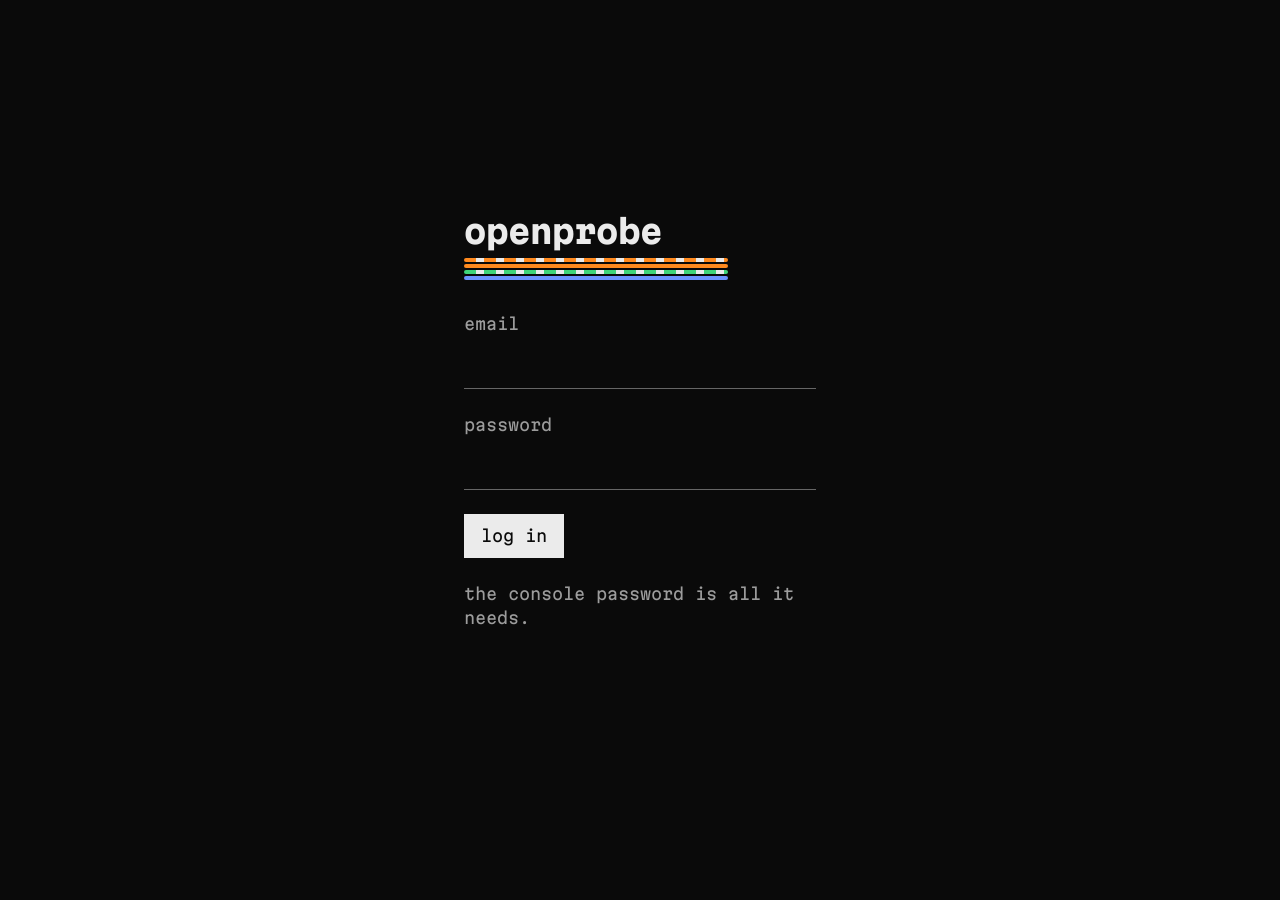
<file: web/index.html>
<!--
SPDX-FileCopyrightText: 2026 Tymofii Zhurida (xcv1h) zhuridatimofii@gmail.com

SPDX-License-Identifier: AGPL-3.0-or-later
-->

<!doctype html>
<html lang="en">
<head>
  <meta charset="utf-8">
  <meta name="viewport" content="width=device-width, initial-scale=1">
  <title>openprobe</title>
  <link rel="stylesheet" href="css/style.css">
</head>
<body>
  <main class="login">
    <h1 class="wordmark">openprobe</h1>
    <!-- Decoration only: four conductors of a network cable -->
    <div class="wire" aria-hidden="true"><i class="wo"></i><i class="o"></i><i class="wg"></i><i class="b"></i></div>

    <!-- Placeholder: submitting just opens the buildings list.
         Later: pb.collection('users').authWithPassword(email, password) -->
    <form action="buildings.html">
      <label for="email">email</label>
      <input id="email" type="email">

      <label for="password">password</label>
      <input id="password" type="password">

      <button class="primary">log in</button>
    </form>

    <p class="pitch">the console password is all it needs.</p>
  </main>
</body>
</html>
</file>
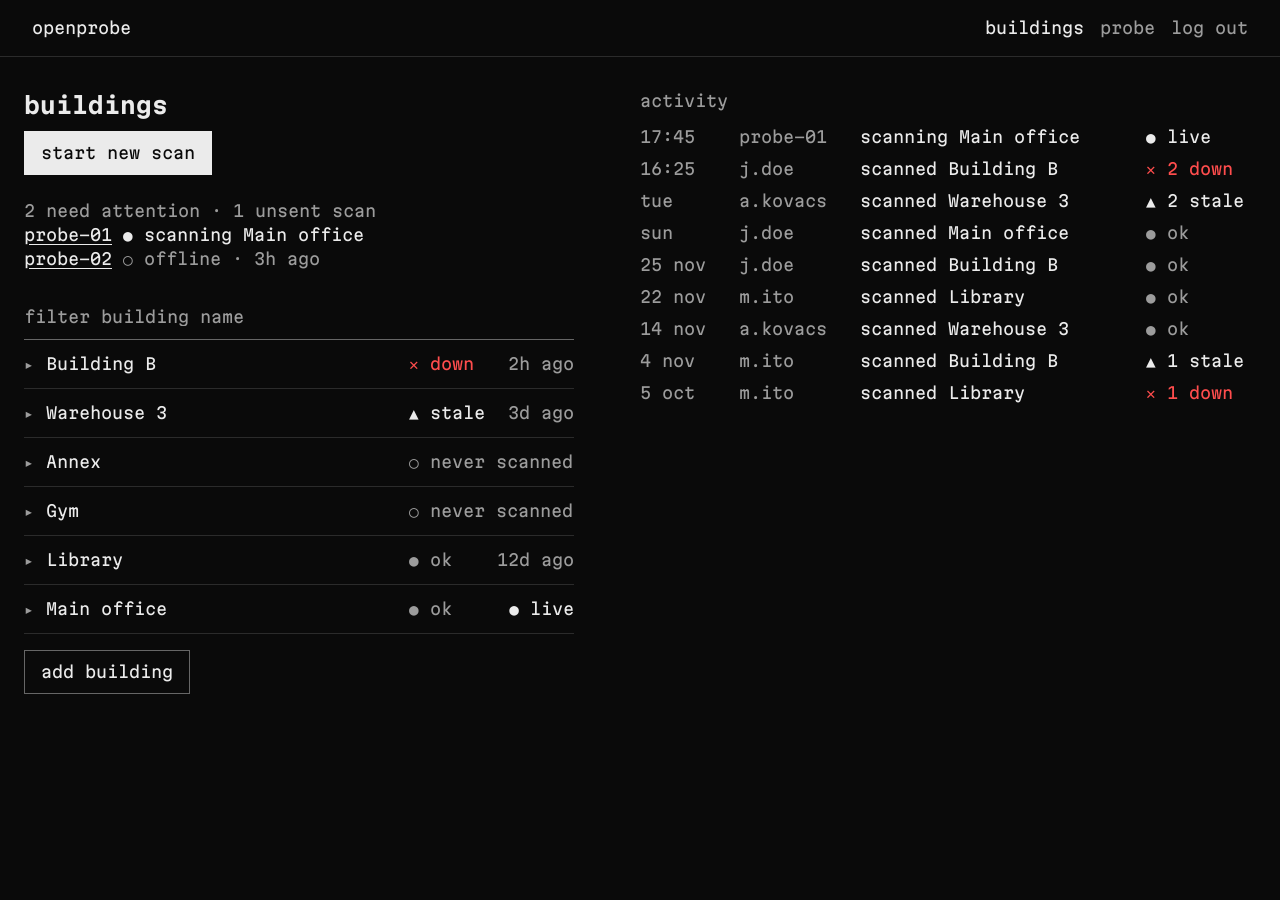
<file: web/buildings.html>
<!--
SPDX-FileCopyrightText: 2026 Tymofii Zhurida (xcv1h) zhuridatimofii@gmail.com

SPDX-License-Identifier: AGPL-3.0-or-later
-->

<!doctype html>
<html lang="en">
<head>
  <meta charset="utf-8">
  <meta name="viewport" content="width=device-width, initial-scale=1">
  <title>buildings · openprobe</title>
  <link rel="stylesheet" href="css/style.css">
  <script src="js/buildings.js" defer></script>
</head>
<body>
  <header>
    <a href="buildings.html">openprobe</a>
    <nav>
      <a href="buildings.html" aria-current="page">buildings</a>
      <a href="probe.html">probe</a>
      <a href="index.html">log out</a>
    </nav>
  </header>

  <!-- Two columns on wide screens: the list, and the activity log beside it -->
  <main class="narrow split">
    <div>
      <h1>buildings</h1>

      <!-- The page's one primary: a scan of any building, picked or added in the walk -->
      <p class="actions top"><a class="primary" href="walk.html">start new scan</a></p>

      <!-- One sentence instead of a dashboard, e.g. "2 need attention · 1 unsent scan" -->
      <p id="overview" class="overview"></p>
      <div id="probes" class="probes"></div>

      <div id="filter-block" class="filter">
        <label for="filter">filter</label>
        <input id="filter" type="search" autocomplete="off" placeholder="building name">
      </div>

      <!-- role="list": Safari stops announcing a <ul> as a list once list-style is removed -->
      <ul id="list" class="buildings" role="list"></ul>

      <p id="no-match" aria-live="polite"></p>

      <p id="empty" hidden>no buildings yet. add the one you're in.</p>

      <!-- Reads add "Warehouse 4" when the filter matches nothing (buildings.js) -->
      <p class="actions"><a id="add" href="walk.html?add">add building</a></p>
    </div>

    <!-- Wide screens only: hidden on phones by the CSS -->
    <aside class="log" aria-labelledby="log-title">
      <h2 id="log-title">activity</h2>
      <ol id="log" class="log-list" role="list"></ol>
    </aside>
  </main>

  <!-- One building row. buildings.js copies this once per building and fills it in. -->
  <template id="row">
    <li>
      <details>
        <summary>
          <span class="line">
            <span class="marker" aria-hidden="true">▸</span>
            <span class="name"></span>
            <span class="status"><span class="icon" aria-hidden="true"></span> <span class="word"></span></span>
            <span class="when"></span>
          </span>
        </summary>
        <div class="more">
          <dl></dl>
          <p class="actions">
            <a class="open">open last scan</a>
            <a class="start">start new scan</a>
          </p>
        </div>
      </details>
    </li>
  </template>
</body>
</html>
</file>
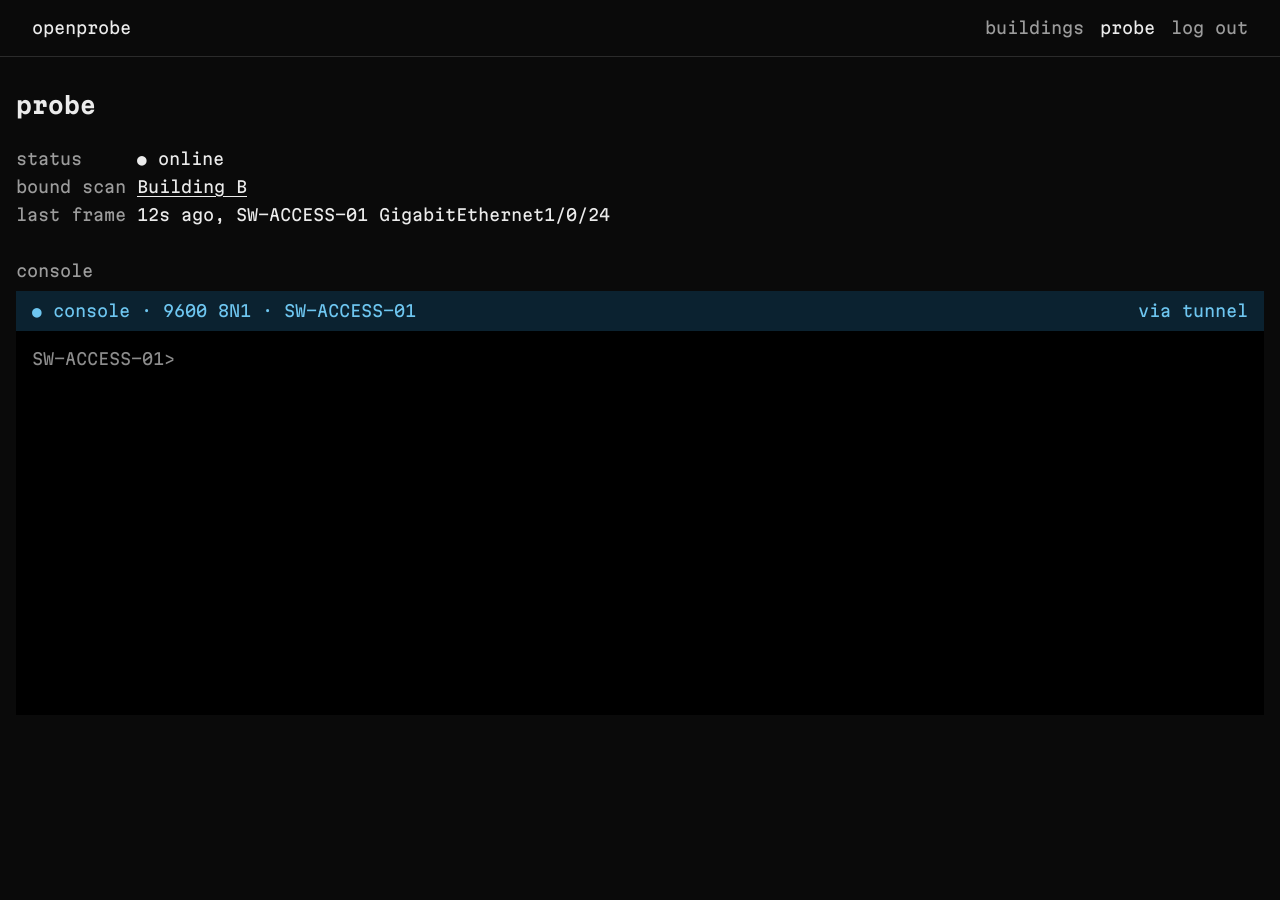
<file: web/probe.html>
<!--
SPDX-FileCopyrightText: 2026 Tymofii Zhurida (xcv1h) zhuridatimofii@gmail.com

SPDX-License-Identifier: AGPL-3.0-or-later
-->

<!doctype html>
<html lang="en">
<head>
  <meta charset="utf-8">
  <meta name="viewport" content="width=device-width, initial-scale=1">
  <title>probe · openprobe</title>
  <link rel="stylesheet" href="css/style.css">
</head>
<body>
  <header>
    <a href="buildings.html">openprobe</a>
    <nav>
      <a href="buildings.html">buildings</a>
      <a href="probe.html" aria-current="page">probe</a>
      <a href="index.html">log out</a>
    </nav>
  </header>

  <main>
    <h1>probe</h1>

    <!-- Placeholder values. Online while bound to a running scan, so it pulses.
         Idle would be class="status ok" (quiet), offline "○ offline" in class="status offline". -->
    <dl>
      <dt>status</dt>     <dd class="status live"><span class="pulse" aria-hidden="true">●</span> online</dd>
      <dt>bound scan</dt> <dd><a href="scan.html">Building B</a></dd>
      <dt>last frame</dt> <dd>12s ago, <span class="dev">SW-ACCESS-01</span> GigabitEthernet1/0/24</dd>
    </dl>

    <h2>console</h2>
    <div class="console-bar">
      <span><span aria-hidden="true">●</span> console · 9600 8N1 · <span class="dev">SW-ACCESS-01</span></span>
      <span>via tunnel</span>
    </div>
    <!-- xterm.js goes here. Bytes come over the reverse WebSocket relayed by the PocketBase host. -->
    <pre id="console"><span class="p">SW-ACCESS-01&gt;</span></pre>
  </main>
</body>
</html>
</file>
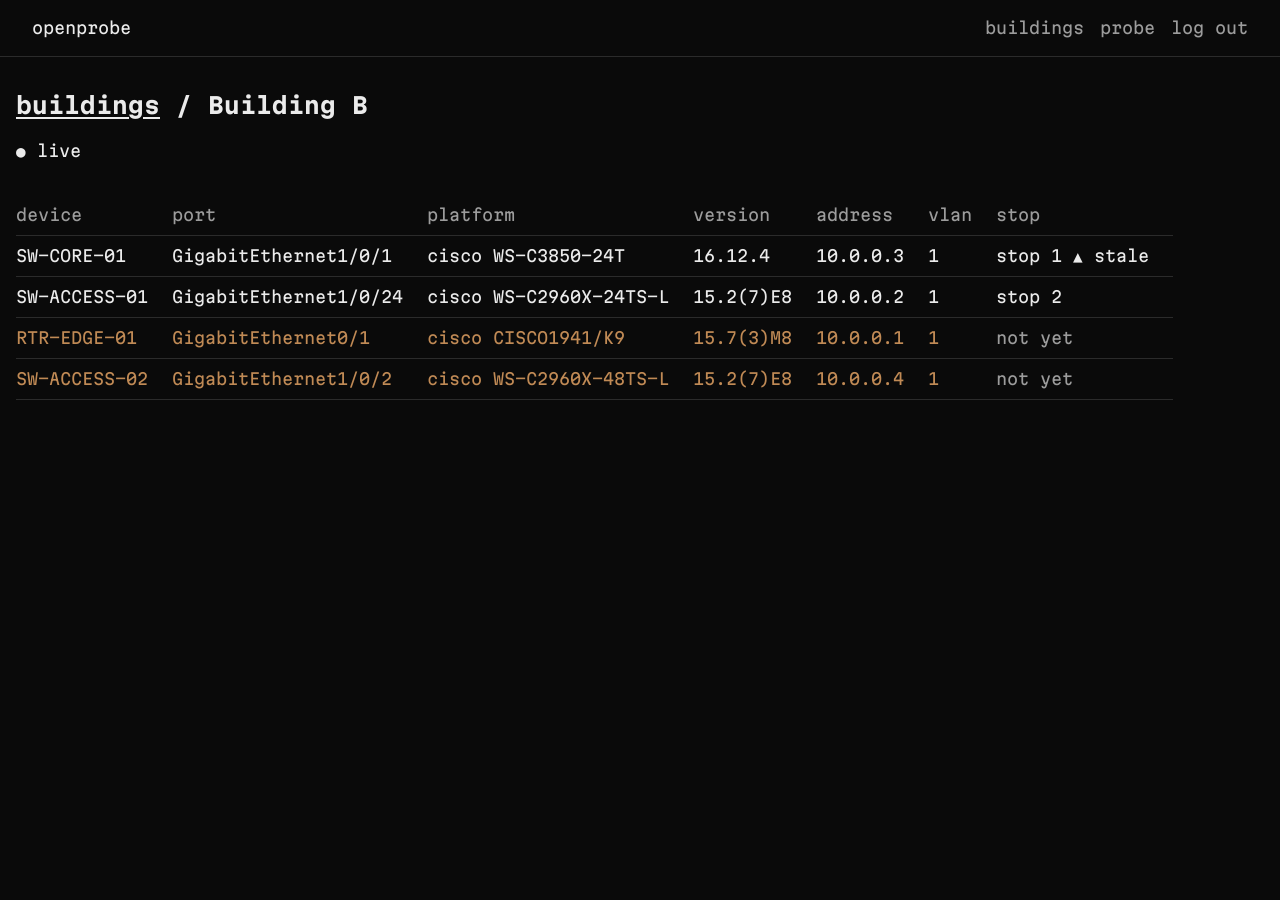
<file: web/scan.html>
<!--
SPDX-FileCopyrightText: 2026 Tymofii Zhurida (xcv1h) zhuridatimofii@gmail.com

SPDX-License-Identifier: AGPL-3.0-or-later
-->

<!doctype html>
<html lang="en">
<head>
  <meta charset="utf-8">
  <meta name="viewport" content="width=device-width, initial-scale=1">
  <title>Building B · openprobe</title>
  <link rel="stylesheet" href="css/style.css">
</head>
<body>
  <header>
    <a href="buildings.html">openprobe</a>
    <nav>
      <a href="buildings.html">buildings</a>
      <a href="probe.html">probe</a>
      <a href="index.html">log out</a>
    </nav>
  </header>

  <main>
    <h1><a href="buildings.html">buildings</a> / Building B</h1>
    <p class="status live"><span class="pulse" aria-hidden="true">●</span> live</p>

    <!-- One row per record in `devices` where scan = this scan, sorted by stop, then name.
         A device only heard from a neighbour has no stop yet: class="heard", sorted last.
         A device older than its CDP holdtime gets "▲ stale" beside its stop. Placeholder rows. -->
    <!-- tabindex and a label so keyboard users can focus the table and scroll it sideways -->
    <div class="scroll" tabindex="0" role="region" aria-label="devices">
      <table>
        <thead>
          <tr>
            <th>device</th><th>port</th><th>platform</th><th>version</th>
            <th>address</th><th>vlan</th><th>stop</th>
          </tr>
        </thead>
        <tbody>
          <tr>
            <td>SW-CORE-01</td><td>GigabitEthernet1/0/1</td><td>cisco WS-C3850-24T</td><td>16.12.4</td>
            <td>10.0.0.3</td><td>1</td>
            <td class="stop">stop 1 <span class="status stale"><span aria-hidden="true">▲</span> stale</span></td>
          </tr>
          <tr>
            <td>SW-ACCESS-01</td><td>GigabitEthernet1/0/24</td><td>cisco WS-C2960X-24TS-L</td><td>15.2(7)E8</td>
            <td>10.0.0.2</td><td>1</td><td class="stop">stop 2</td>
          </tr>
          <tr class="heard">
            <td>RTR-EDGE-01</td><td>GigabitEthernet0/1</td><td>cisco CISCO1941/K9</td><td>15.7(3)M8</td>
            <td>10.0.0.1</td><td>1</td><td class="stop">not yet</td>
          </tr>
          <tr class="heard">
            <td>SW-ACCESS-02</td><td>GigabitEthernet1/0/2</td><td>cisco WS-C2960X-48TS-L</td><td>15.2(7)E8</td>
            <td>10.0.0.4</td><td>1</td><td class="stop">not yet</td>
          </tr>
        </tbody>
      </table>
    </div>
  </main>
</body>
</html>
</file>
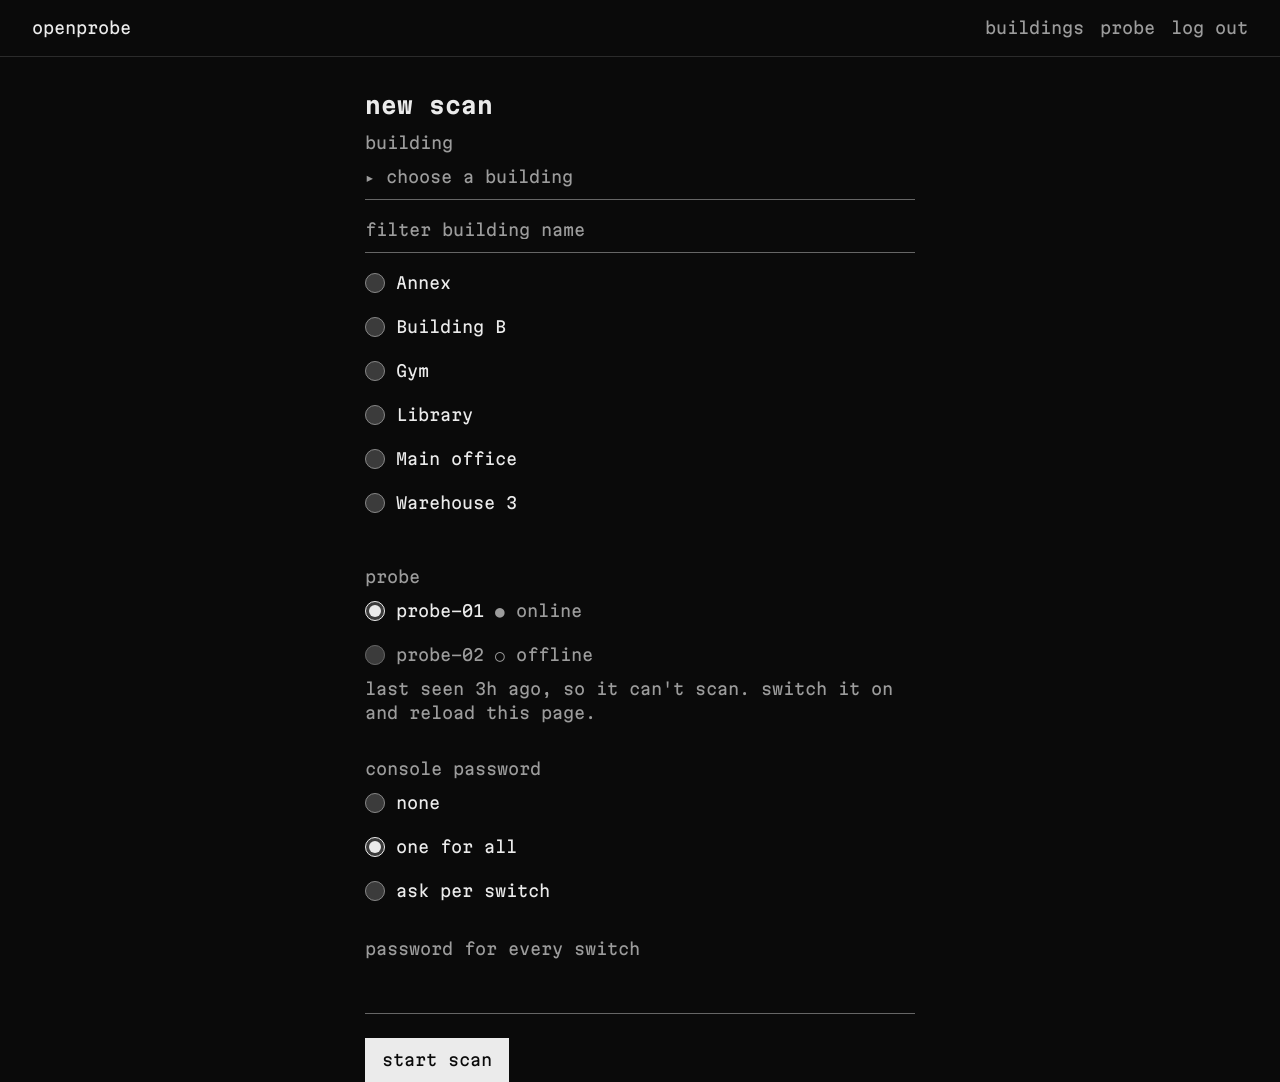
<file: web/walk.html>
<!--
SPDX-FileCopyrightText: 2026 Tymofii Zhurida (xcv1h) zhuridatimofii@gmail.com

SPDX-License-Identifier: AGPL-3.0-or-later
-->

<!doctype html>
<html lang="en">
<head>
  <meta charset="utf-8">
  <meta name="viewport" content="width=device-width, initial-scale=1">
  <title>new scan · openprobe</title>
  <link rel="stylesheet" href="css/style.css">
  <script src="js/walk.js" defer></script>
</head>
<body>
  <header>
    <a href="buildings.html">openprobe</a>
    <nav>
      <a href="buildings.html">buildings</a>
      <a href="probe.html">probe</a>
      <a href="index.html">log out</a>
    </nav>
  </header>

  <!-- Three screens on one page; walk.js shows one at a time.
       Each screen's tabindex="-1" element is where focus goes when it appears. -->
  <main class="narrow">

    <!-- 1. Setup -->
    <section id="setup">
      <h1 tabindex="-1">new scan</h1>
      <form id="setup-form">
        <!-- Building: an accordion with a filter and the buildings in it.
             When nothing matches, "add" makes a new one from what was typed. -->
        <fieldset>
          <legend>building</legend>
          <details id="picker" class="picker" open>
            <summary><span class="marker" aria-hidden="true">▸</span> <span id="picked" class="placeholder">choose a building</span></summary>
            <div class="filter">
              <label for="building-filter">filter</label>
              <input id="building-filter" type="search" autocomplete="off" placeholder="building name">
            </div>
            <div id="building-list"><!-- walk.js adds one radio per building --></div>
            <p id="building-none" class="help" aria-live="polite" hidden></p>
            <p class="actions"><button id="add-building" type="button" hidden></button></p>
          </details>
        </fieldset>

        <!-- Only for a new building -->
        <div id="where-field" class="field" hidden>
          <label for="where">where</label>
          <input id="where" autocomplete="off" aria-describedby="where-help">
          <p id="where-help" class="help">optional: where the switches are, e.g. basement B-012, key at reception.</p>
        </div>

        <fieldset id="probes">
          <legend>probe</legend>
          <!-- walk.js adds one radio per probe -->
        </fieldset>

        <fieldset id="mode">
          <legend>console password</legend>
          <label class="choice"><input type="radio" name="mode" value="none"> none</label>
          <label class="choice"><input type="radio" name="mode" value="one" checked> one for all</label>
          <label class="choice"><input type="radio" name="mode" value="ask"> ask per switch</label>
        </fieldset>

        <div id="one-password-field" class="field">
          <label for="one-password">password for every switch</label>
          <input id="one-password" type="password" autocomplete="off" required>
        </div>

        <button class="primary">start scan</button>
      </form>
    </section>

    <!-- 2. One stop: the ask on top, the steps under it -->
    <section id="stop" hidden>
      <p id="count" class="count" tabindex="-1"></p>
      <p id="ask" class="ask" aria-live="polite"></p>
      <ol id="steps" class="steps" role="list"></ol>

      <!-- Only in "ask per switch", or after a failed login -->
      <form id="password-form" class="field" hidden>
        <label for="switch-password">console password</label>
        <input id="switch-password" type="password" autocomplete="off" required>
        <button class="primary">log in</button>
      </form>

      <!-- Where to walk next: only once the stop is done -->
      <div id="next" hidden>
        <div id="next-here">
          <h2>not scanned yet</h2>
          <p class="help">follow the cable from these ports.</p>
          <ul id="next-here-list" class="next" role="list"></ul>
        </div>
        <div id="next-earlier">
          <h2>still not scanned</h2>
          <ul id="next-earlier-list" class="next" role="list"></ul>
        </div>
        <p id="next-empty">every neighbor has been scanned. finish the scan, or keep going.</p>
      </div>

      <!-- walk.js shows only the buttons that make sense now; "finish scan" is always there -->
      <p class="actions">
        <button id="retry" type="button"></button>
        <button id="keep" type="button"></button>
        <button id="skip" type="button"></button>
        <button id="finish" type="button">finish scan</button>
      </p>

      <!-- Stub only: stands in for the probe. Delete when the probe sends real events. -->
      <div class="stub">
        <h2>stub</h2>
        <p class="help">no probe yet: click through the states, or show a failure or finding.</p>
        <p class="actions">
          <button id="next-state" type="button">next state</button>
        </p>
        <p id="cases" class="actions"></p>
      </div>
    </section>

    <!-- 3. Summary -->
    <section id="summary" hidden>
      <h1 tabindex="-1">scan finished</h1>
      <dl id="summary-list"></dl>
      <p class="actions">
        <a class="primary" href="buildings.html">back to buildings</a>
      </p>
    </section>

  </main>
</body>
</html>
</file>
<file: web/css/style.css>
/*
 * SPDX-FileCopyrightText: 2026 Tymofii Zhurida (xcv1h) zhuridatimofii@gmail.com
 *
 * SPDX-License-Identifier: AGPL-3.0-or-later
 */

/* Self-hosted so the app still has its font in a basement with no signal.
   One variable file covers every weight and width. Licence: SIL OFL 1.1. */
@font-face {
  font-family: "Martian Mono";
  src: url("../fonts/MartianMono-Variable.woff2") format("woff2");
  font-weight: 100 800;
  font-stretch: 75% 112.5%;
  font-display: swap;   /* show the fallback mono at once, swap when the file has loaded */
}

/* Tokens from docs/design.md. Don't add colours outside these. */
:root {
  /* colour (dark theme; light is not shipped yet) */
  --ground: #0A0A0A;
  --surface-raised: #151515;
  --well: #000000;
  --well-ink: #EBEBEB;
  --well-muted: #8C8C8C;
  --line: #2B2B2B;
  --line-strong: #666666;
  --ink: #EBEBEB;
  --ink-muted: #9C9C9C;
  --action: var(--ink);
  --on-action: var(--ground);
  --signal: #FF2A2A;
  --on-signal: #0A0A0A;
  --signal-ink: #FF4D4D;
  --signal-soft: #2A0D0D;
  --wire-orange: #FF8A1F;
  --wire-brown: #C08A55;
  --wire-green: #3FD47A;
  --wire-blue: #6B93FF;
  --wire-white: #EBEBEB;
  --console: #6EC6F0;
  --on-console: #0A0A0A;
  --console-soft: #0B2230;
  --focus: var(--ink);
  --link: var(--ink);

  /* type */
  --font-display: "Martian Mono", ui-monospace, Menlo, Consolas, "DejaVu Sans Mono", monospace;
  --font-mono: "Martian Mono", ui-monospace, Menlo, Consolas, "DejaVu Sans Mono", monospace;

  /* spacing */
  --space-1: 4px;
  --space-2: 8px;
  --space-3: 12px;
  --space-4: 16px;
  --space-6: 24px;
  --space-8: 32px;
  --tap-min: 44px;
  --row-min: 48px;

  /* radius */
  --radius-none: 0;
  --radius-pill: 999px;

  /* border */
  --border-hair: 1px;
  --border-wire: 4px;
  --border-focus: 2px;

  color-scheme: dark;                  /* dark scrollbars and form controls */
}

* { box-sizing: border-box; }

/* Without this, a rule like "display: flex" would beat the hidden attribute */
[hidden] { display: none !important; }

html {
  background: var(--ground);
  color: var(--ink);
  font: 16px/1.5 var(--font-mono);   /* 16px also stops iOS zooming into inputs */
}

/* Big monitors: 16px monospace looks tiny there */
@media (min-width: 88rem) {
  html { font-size: 18px; }
}

body { margin: 0; }

a { color: var(--link); text-underline-offset: 3px; }

/* Keyboard focus: a clear outline on anything you can tab to */
:focus-visible { outline: var(--border-focus) solid var(--focus); outline-offset: 2px; }

/* The header runs edge to edge; the page content is a centred column below it */
header { padding: 0 16px; }
@media (min-width: 48rem) {
  header { padding: 0 32px; }   /* a little more air on big screens */
}
main {
  max-width: 80rem;   /* room for the device table on scan.html */
  margin: 0 auto;
  padding: 0 16px;
}
main.narrow { max-width: calc(50ch + 32px); }   /* list pages: just wide enough for one row, plus the gutters */

/* Header: name on the left, pages on the right */
header {
  display: flex;
  flex-wrap: wrap;
  justify-content: space-between;
  gap: 0 16px;
  padding-top: 6px;
  padding-bottom: 6px;
  border-bottom: 1px solid var(--line);
}
header a { text-decoration: none; padding: 10px 0; }   /* 24px line + 20px padding = 44px tap target */
nav { display: flex; gap: 16px; }
nav a { color: var(--ink-muted); }
nav a[aria-current="page"] { color: var(--ink); }

h1 { font: 700 1.4rem/1.5 var(--font-display); margin: 32px 0 8px; }
h2 { font-size: 1rem; font-weight: normal; color: var(--ink-muted); margin: 32px 0 8px; }

/* A device name never breaks at its hyphens: SW-ACCESS-01 stays on one line */
.dev { white-space: nowrap; }

/* Status is brightness first: quiet when fine, ink when it wants a look, red only when broken.
   Always an icon and a word too, so colour never carries the meaning alone. */
.status { white-space: nowrap; }
.status.ok, .status.never, .status.offline { color: var(--ink-muted); }
.status.stale, .status.live { color: var(--ink); }
.status.down { color: var(--signal-ink); }

/* "● live" breathes slowly while a probe is scanning */
@keyframes pulse { 50% { opacity: 0.3; } }
.pulse { animation: pulse 2s ease-in-out infinite; }

/* Buttons: links and buttons look the same. Square corners, at least 44px tall. */
button, .actions a {
  display: inline-flex;
  align-items: center;
  min-height: var(--tap-min);
  padding: 0 var(--space-4);
  border: var(--border-hair) solid var(--line-strong);
  border-radius: var(--radius-none);
  background: transparent;
  color: var(--ink);
  font: inherit;
  text-decoration: none;
  cursor: pointer;
}
button:hover, .actions a:hover { background: var(--surface-raised); }
/* The one thing a screen is for: inverted ink. Never red, red means broken. */
/* ".actions .primary" because ".actions a" above would otherwise win and draw it plain */
.primary, .primary:hover, .actions .primary, .actions .primary:hover { background: var(--action); color: var(--on-action); border-color: var(--action); }

.actions { display: flex; flex-wrap: wrap; gap: var(--space-3); margin: var(--space-4) 0 0; }

/* Tables: a hairline under each row, nothing else. Rows are never coloured by status. */
.scroll { overflow-x: auto; }   /* a wide table scrolls sideways on a phone, the page doesn't */
table { border-collapse: collapse; margin-top: 16px; }   /* as wide as its columns, not the screen */
th, td {
  text-align: left;
  white-space: nowrap;
  padding: 8px 24px 8px 0;
  border-bottom: 1px solid var(--line);
}
th { font-weight: normal; color: var(--ink-muted); }

/* A device only heard from a neighbour: its values are second-hand until a stop confirms them */
.heard td { color: var(--wire-brown); }
.heard td.stop { color: var(--ink-muted); }   /* "not yet" */

/* Label | value lists: fixed label width, so every list lines up the same */
dl { display: grid; grid-template-columns: 10ch 1fr; gap: 4px 1ch; margin: 24px 0 0; }
dt { color: var(--ink-muted); }
dd { margin: 0; overflow-wrap: anywhere; }   /* a long address wraps instead of scrolling sideways */

/* Probe page console: a session bar over a black well, like a terminal */
.console-bar {
  display: flex;
  flex-wrap: wrap;   /* on a phone "via tunnel" drops to its own line */
  justify-content: space-between;
  gap: 0 1ch;
  padding: var(--space-2) var(--space-4);
  background: var(--console-soft);
  color: var(--console);
}
#console {
  font: inherit;          /* <pre> would otherwise drop to the browser's small default monospace */
  min-height: 24em;       /* 16 lines at line-height 1.5 */
  margin: 0;
  padding: var(--space-4);
  background: var(--well);
  color: var(--well-ink);
  overflow-x: auto;       /* long IOS lines scroll inside the well, not the page */
}
#console .p { color: var(--well-muted); }   /* prompts and timestamps */

/* Login page */
.login { max-width: 24rem; padding-top: 20vh; }
.wordmark { font: 800 2rem/1.2 var(--font-display); }
.pitch { color: var(--ink-muted); margin-top: var(--space-6); }

/* The wire rule: four conductors in T568B order. Only under the login wordmark. */
.wire { display: grid; gap: 2px; width: 24ch; max-width: 100%; margin-bottom: var(--space-8); }
.wire i { display: block; height: var(--border-wire); border-radius: var(--radius-pill); }
.wire .wo { background: repeating-linear-gradient(90deg, var(--wire-orange) 0 12px, var(--wire-white) 12px 20px); }
.wire .o  { background: var(--wire-orange); }
.wire .wg { background: repeating-linear-gradient(90deg, var(--wire-green) 0 12px, var(--wire-white) 12px 20px); }
.wire .b  { background: var(--wire-blue); }

form { display: grid; gap: 8px; }
label { color: var(--ink-muted); }
input {
  font: inherit;
  color: inherit;
  background: none;
  border: 0;
  border-bottom: 1px solid var(--line-strong);
  padding: 10px 0;   /* 44px tall */
  margin-bottom: 16px;
}
input:focus { outline: none; border-bottom-color: var(--ink); }   /* inputs show focus with their underline */
form button { justify-self: start; }

/* Buildings page */
.overview { color: var(--ink-muted); margin: 0; }

/* Probe lines under the overview: online in normal text, offline dimmed */
.probes { margin-bottom: 24px; }
.probes p { margin: 0; }
.probes .offline { color: var(--ink-muted); }
#no-match { color: var(--ink-muted); }

/* Filter: label and input on one line, like a prompt */
.filter { display: flex; align-items: center; gap: 1ch; border-bottom: 1px solid var(--line-strong); }
.filter:focus-within { border-bottom-color: var(--ink); }
.filter label { color: var(--ink-muted); }
.filter input { flex: 1; min-width: 0; border: 0; margin: 0; }
.filter input::placeholder { color: var(--ink-muted); }

/* The list: rows separated by a hairline, no boxes */
.buildings { list-style: none; margin: 0; padding: 0; }
.buildings li { border-bottom: 1px solid var(--line); }

.buildings summary { list-style: none; cursor: pointer; }
.buildings summary::-webkit-details-marker { display: none; }   /* Safari's own arrow */

/* The collapsed row: four columns, arrow | name | status | time.
   It lives in an inner span because older Safari ignores display: grid on <summary> itself. */
.line {
  display: grid;
  grid-template-columns: 1ch minmax(0, 1fr) 7ch 7ch;   /* the name gets whatever is left: 32ch on a desktop, less on a phone */
  gap: 1ch;           /* monospace, so everything sits on a character grid */
  align-items: center;
  min-height: 48px;   /* tap target */
}
.marker { color: var(--ink-muted); transition: transform 0.15s; }
details[open] .marker { transform: rotate(90deg); }   /* ▸ turns into ▾ */
.name {
  overflow: hidden;   /* a long name ends in "…" instead of widening the page */
  text-overflow: ellipsis;
  white-space: nowrap;
}
.line .status.never { grid-column: span 2; }   /* "never scanned" also takes the empty time column */
.when { text-align: right; white-space: nowrap; }
.when time { color: var(--ink-muted); }   /* "3d ago" is dimmed, "● live" stays normal text */

/* The opened part, indented to line up with the building name (1ch marker + 1ch gap) */
.more { padding: 0 0 16px 2ch; }
.more dl { margin: 0; }

/* Activity log: hidden on phones, beside the list on wide screens */
.log { display: none; }
@media (min-width: 72rem) {
  main.split {
    max-width: calc(50ch + 6ch + 56ch + 32px);   /* list + gap + log + gutters */
    display: grid;
    grid-template-columns: 50ch 56ch;
    column-gap: 6ch;
    align-items: start;
  }
  .log { display: block; }
}
.log-list { list-style: none; margin: 0; padding: 0; }
.log-list li {
  display: grid;
  grid-template-columns: 7ch 9ch minmax(0, 1fr) 10ch;   /* time | who | what | result */
  gap: 2ch;
  padding: 4px 0;
  white-space: nowrap;
}
.log-list .at, .log-list .who { color: var(--ink-muted); }
.log-list .what { overflow: hidden; text-overflow: ellipsis; }

/* Read by screen readers, not shown: the state word beside a step's glyph */
.visually-hidden { position: absolute; width: 1px; height: 1px; overflow: hidden; clip-path: inset(50%); white-space: nowrap; }

/* Scan walk: setup. A choice of a few options is radio buttons, one per line. */
fieldset { border: 0; margin: 0 0 var(--space-4); padding: 0; min-width: 0; }
legend { color: var(--ink-muted); padding: 0; }
.choice { display: flex; align-items: center; gap: 1ch; min-height: var(--tap-min); color: var(--ink); cursor: pointer; }
.choice.disabled { color: var(--ink-muted); cursor: not-allowed; }
input[type="radio"] { width: 1.25em; height: 1.25em; margin: 0; padding: 0; border: 0; accent-color: var(--ink); }
input[type="radio"]:focus-visible { outline: var(--border-focus) solid var(--focus); outline-offset: 2px; }   /* input:focus above removes it */
.field { display: grid; gap: var(--space-2); margin-bottom: var(--space-4); }
.field input { margin-bottom: 0; }   /* the field keeps the space instead, so help text sits right under the input */
.help { color: var(--ink-muted); margin: 0 0 var(--space-2); }

/* Scan walk: the building picker, an accordion with the filter and the buildings inside */
.picker summary {
  list-style: none;
  cursor: pointer;
  padding: 10px 0;   /* 44px tall, like an input */
  border-bottom: var(--border-hair) solid var(--line-strong);   /* a control's edge */
}
.picker summary::-webkit-details-marker { display: none; }   /* Safari's own arrow */
.picker .placeholder, .new { color: var(--ink-muted); }
.picker .filter { margin: var(--space-2) 0; }

/* Buildings page: "start new scan" on top */
.top { margin: 0 0 var(--space-6); }

/* Focus moved here by the script when a screen appears: no outline, it's not something you clicked */
[tabindex="-1"]:focus { outline: none; }

/* Scan walk: one switch per screen. The ask on top in big type, the steps under it. */
.count { color: var(--ink-muted); margin: var(--space-8) 0 0; }
.ask { font: 700 1.4rem/1.5 var(--font-display); margin: var(--space-2) 0 var(--space-6); }
.ask.is-failed { color: var(--signal-ink); }
.ask.is-finding { color: var(--wire-orange); }
.steps { list-style: none; margin: 0 0 var(--space-4); padding: 0; }
.steps li { display: grid; grid-template-columns: 1ch minmax(0, 1fr); gap: 1ch; padding: var(--space-1) 0; color: var(--ink-muted); }
.steps .is-now, .steps .is-stale { color: var(--ink); }
.steps .is-failed { color: var(--signal-ink); }
.steps .is-finding { color: var(--wire-orange); }
.note { display: block; color: var(--ink); }   /* a step's result: "9600 8N1", "2 neighbors" */

/* Where to walk next. On a phone "from SW-CORE-01 Gi1/0/2" wraps under the name instead of squeezing it. */
.next { list-style: none; margin: 0; padding: 0; }
.next li {
  display: flex;
  flex-wrap: wrap;
  justify-content: space-between;
  align-content: center;
  column-gap: 1ch;
  min-height: var(--row-min);
  padding: var(--space-2) 0;
  border-bottom: var(--border-hair) solid var(--line);
}
.via { color: var(--ink-muted); white-space: nowrap; }

/* Stub controls stand in for the probe until it's connected. Delete with them. */
.stub { margin-top: var(--space-8); border-top: var(--border-hair) solid var(--line); }

/* Motion means "happening now". People who asked for less motion get the word without it. */
@media (prefers-reduced-motion: reduce) {
  .marker { transition: none; }
  .pulse { animation: none; }
}
</file>
